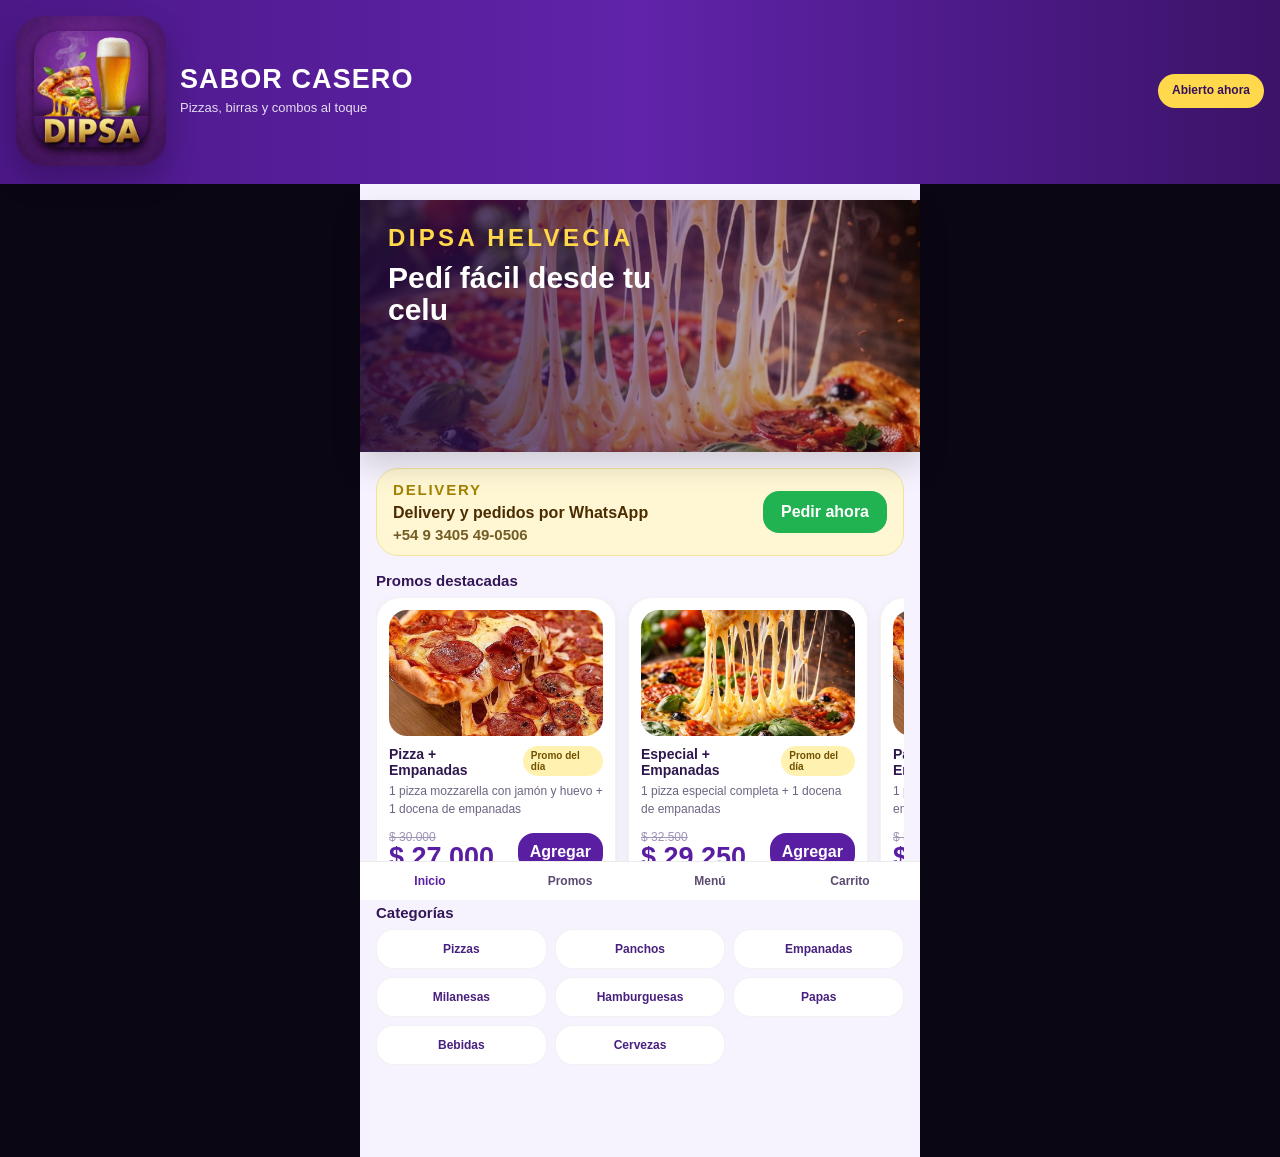
<file: index.html>
<!doctype html>
<html lang="es">
<head>
  <meta charset="utf-8">
  <meta name="viewport" content="width=device-width, initial-scale=1, viewport-fit=cover">
  <meta name="theme-color" content="#5a1ea3">
  <title>Dipsa</title>
  <link rel="manifest" href="manifest.webmanifest">
  <link rel="icon" href="assets/logo.jpg">
  <link rel="stylesheet" href="styles.css">
</head>
<body>
  <div id="installBanner" class="install-banner hidden" role="region" aria-label="Instalar app">
    <div>
      <strong>Instalá la app de Dipsa</strong>
      <span>Acceso rápido desde tu celu.</span>
    </div>
    <div class="install-actions">
      <button id="installBtn" class="small-btn" type="button">Instalar app</button>
      <button id="dismissInstall" class="small-btn ghost" type="button">Cerrar</button>
    </div>
  </div>

  <header class="topbar">
    <div class="brand">
      <img id="brandLogo" src="assets/logo.jpg" alt="Logo Dipsa" class="logo">
      <div>
        <h1 id="brandName">DIPSA</h1>
        <p id="brandTagline">Pizzas, birras y combos al toque</p>
      </div>
    </div>
    <div id="storeStatus" class="status-pill">Cargando...</div>
  </header>

  <main class="app">
    <section id="home" class="screen active">
      <div class="hero">
        <img id="heroImage" src="assets/hero.jpg" alt="Dipsa">
        <div class="hero-overlay"></div>
        <div class="hero-copy">
          <span class="eyebrow">DIPSA HELVECIA</span>
          <h2 id="heroTitle">Pedí fácil desde tu celu</h2>
          <p id="heroSubtitle"></p>
        </div>
      </div>

      <div class="delivery-banner">
        <div>
          <span class="eyebrow gold">Delivery</span>
          <strong id="deliveryText">Delivery y pedidos por WhatsApp</strong>
          <p id="deliveryPhone">+54 9 3405 49-0506</p>
        </div>
        <button id="deliveryBadgeBtn" class="wa-inline" type="button">Pedir ahora</button>
      </div>

      <div id="birthdayBannerWrap"></div>

      <div class="block">
        <div class="block-head">
          <h3 id="promoHeadline">Promos destacadas</h3>
        </div>
        <div id="dailyPromos" class="horizontal-cards"></div>
      </div>

      <div class="block">
        <h3>Categorías</h3>
        <div id="categoryGrid" class="category-grid"></div>
      </div>
    </section>

    <section id="promos" class="screen">
      <div class="chips">
        <button id="promoChipDaily" class="chip active" type="button">Hoy</button>
        <button id="promoChipGeneral" class="chip" type="button">Generales</button>
      </div>
      <div id="promoDailyBlock" class="block">
        <h3>Promos del día</h3>
        <div id="promoDailyList" class="stack"></div>
      </div>
      <div id="promoGeneralBlock" class="block hidden-block">
        <h3>Promos generales</h3>
        <div id="promoGeneralList" class="stack"></div>
      </div>
    </section>

    <section id="menu" class="screen">
      <div class="searchbar">Elegí una categoría o agregá directo al carrito.</div>
      <div id="menuFilterChips" class="chips menu-chips"></div>
      <div id="menuSections" class="stack menu-stack"></div>
    </section>

    <section id="cart" class="screen">
      <div class="card white">
        <h3>Tu pedido</h3>
        <div id="cartItems" class="stack mini"></div>
        <div class="summary">
          <div class="row"><span>Subtotal</span><strong id="subtotal">$0</strong></div>
          <div class="row"><span>Delivery</span><strong id="deliveryCost">$0</strong></div>
          <div class="row success"><span>Cumpleaños</span><strong id="birthdayDiscount">$0</strong></div>
          <div class="row total"><span>Total final</span><strong id="total">$0</strong></div>
        </div>
      </div>

      <div class="card white">
        <h3>Checkout</h3>
        <div class="checkout-form">
          <label class="field-label">Nombre y apellido<input id="customerName" class="field-input" type="text" autocomplete="name" placeholder="Ej: Ariana Gómez"></label>
          <label class="field-label">Teléfono<input id="customerPhone" class="field-input" type="tel" autocomplete="tel" placeholder="Ej: 3405..."></label>
          <label class="field-label delivery-only">Dirección<input id="customerAddress" class="field-input" type="text" autocomplete="street-address" placeholder="Calle y número"></label>
          <label class="field-label">Zona
            <select id="customerZone" class="field-input">
              <option value="">Seleccionar zona</option>
              <option>Helvecia</option>
              <option>Campo del Medio</option>
              <option>Otra</option>
            </select>
          </label>
          <label class="field-label">Pago
            <select id="customerPayment" class="field-input">
              <option value="">Seleccionar método</option>
              <option>Efectivo</option>
              <option>Transferencia</option>
            </select>
          </label>
          <label class="field-label">Fecha de nacimiento<input id="customerBirthdate" class="field-input" type="date"></label>
          <label class="field-label">Observaciones<textarea id="customerNotes" class="field-input field-textarea" rows="3" placeholder="Aclaraciones para el pedido"></textarea></label>
        </div>
        <div class="chips">
          <button id="deliveryToggle" class="chip active" type="button">Delivery</button>
          <button id="pickupToggle" class="chip" type="button">Retiro</button>
        </div>
        <button id="sendWhatsApp" class="wa-btn" type="button">Enviar pedido por WhatsApp</button>
      </div>
    </section>
  </main>

  <nav class="bottom-nav">
    <button data-screen="home" class="nav-btn active" type="button">Inicio</button>
    <button data-screen="promos" class="nav-btn" type="button">Promos</button>
    <button data-screen="menu" class="nav-btn" type="button">Menú</button>
    <button data-screen="cart" class="nav-btn" type="button">Carrito</button>
  </nav>

  <script src="config.js"></script>
  <script src="shared.js"></script>
  <script src="app.js"></script>
</body>
</html>
</file>
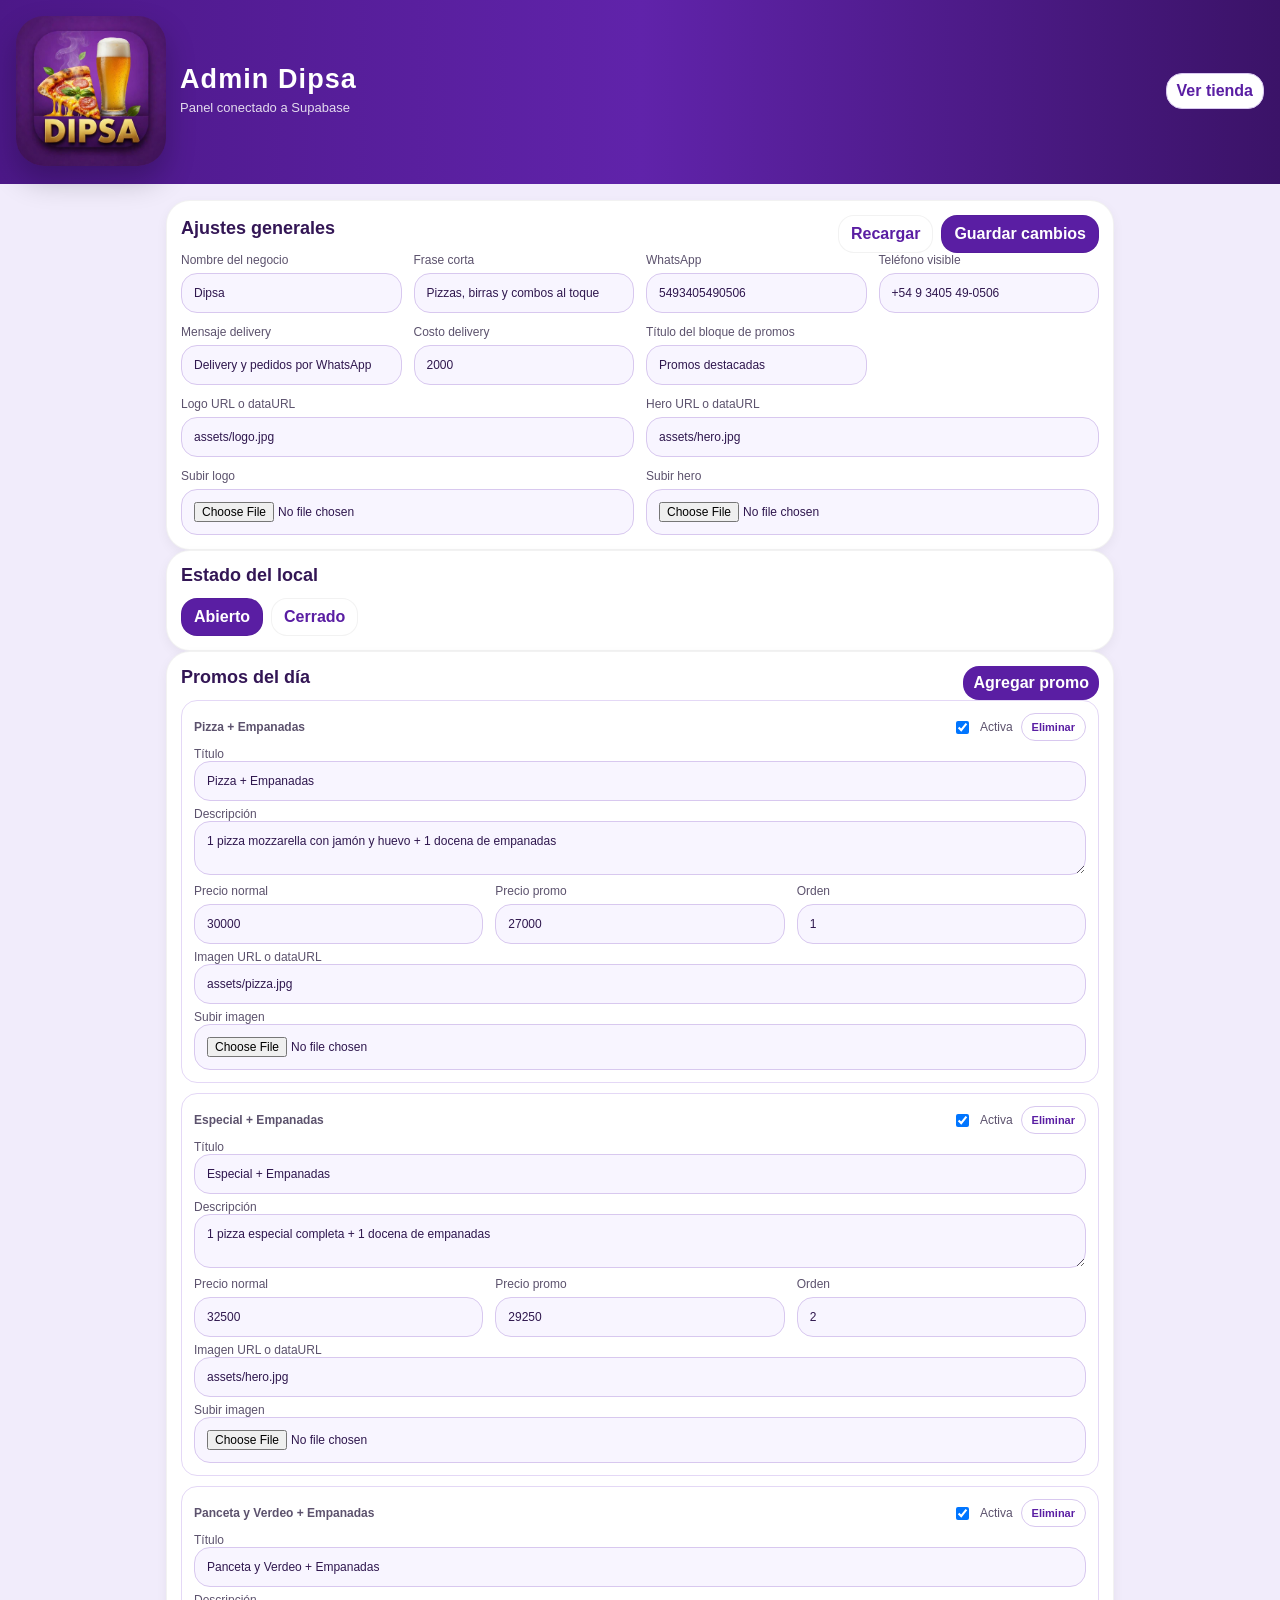
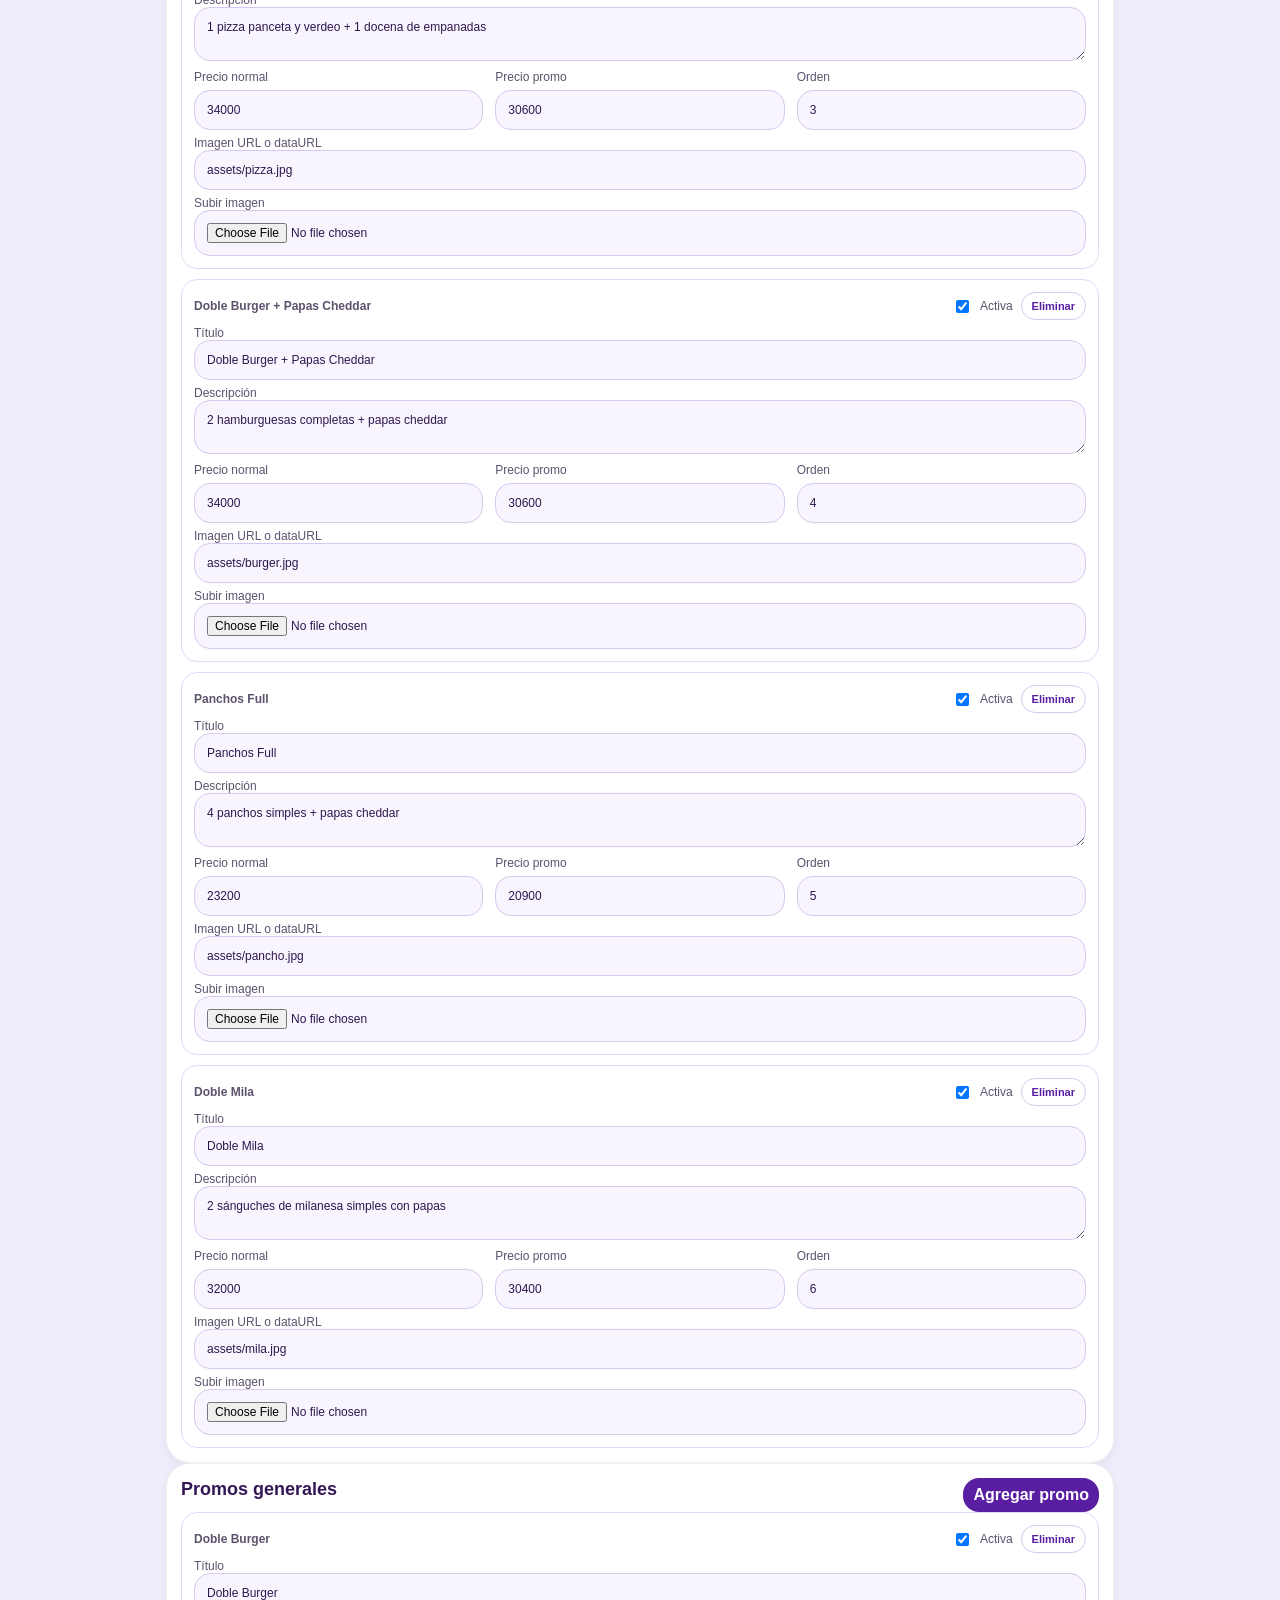
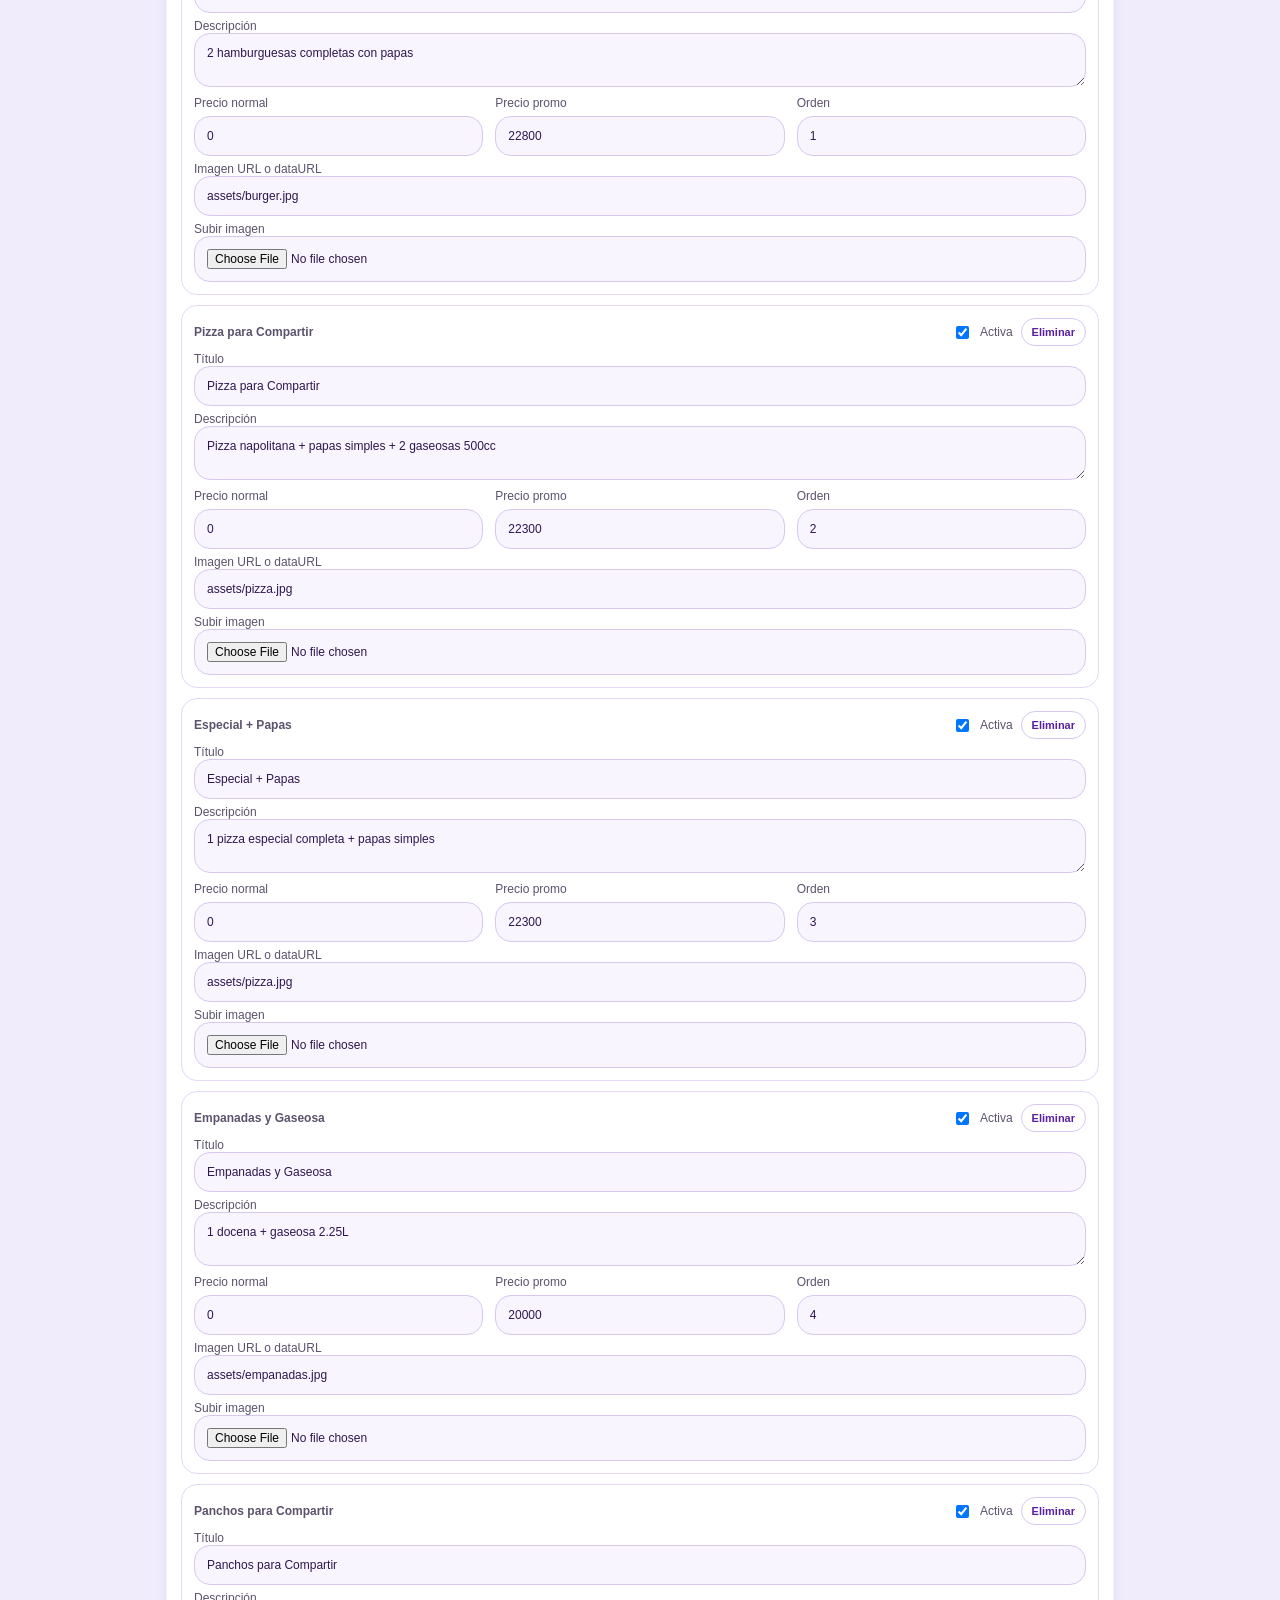
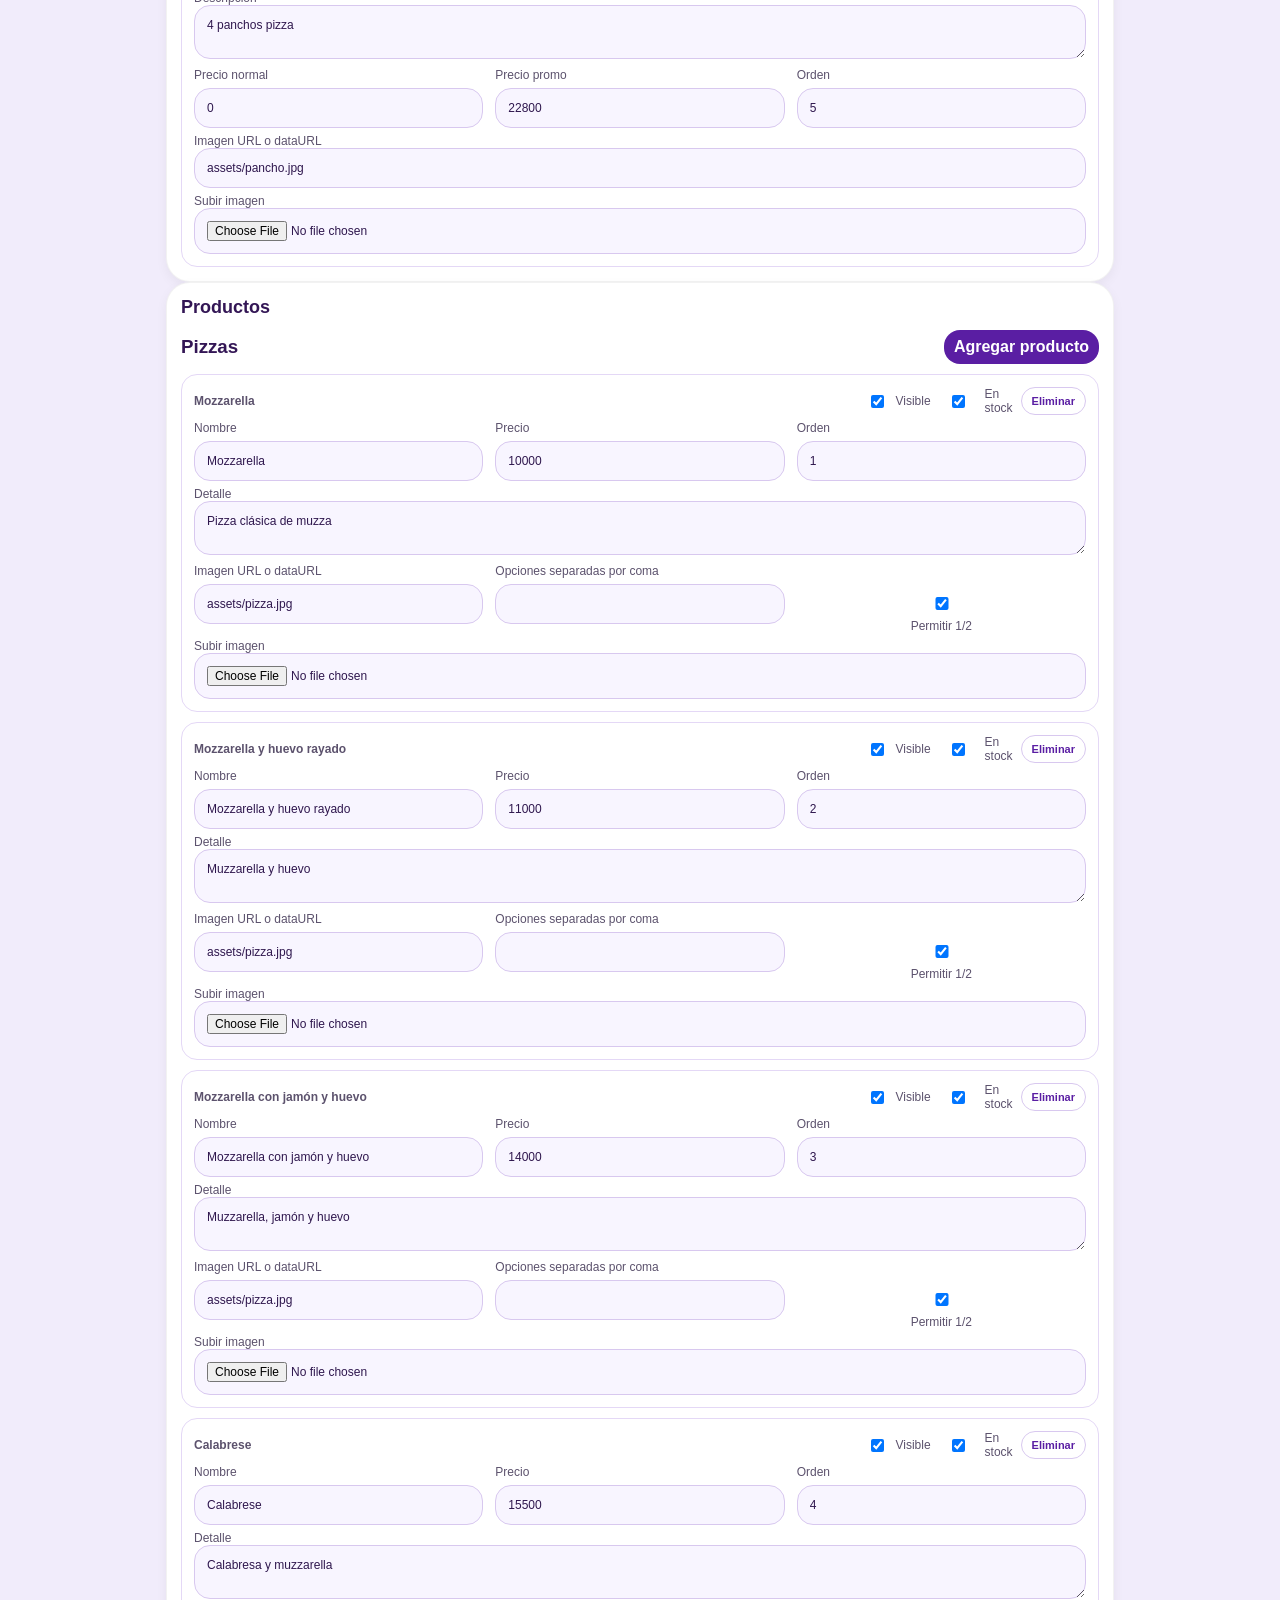
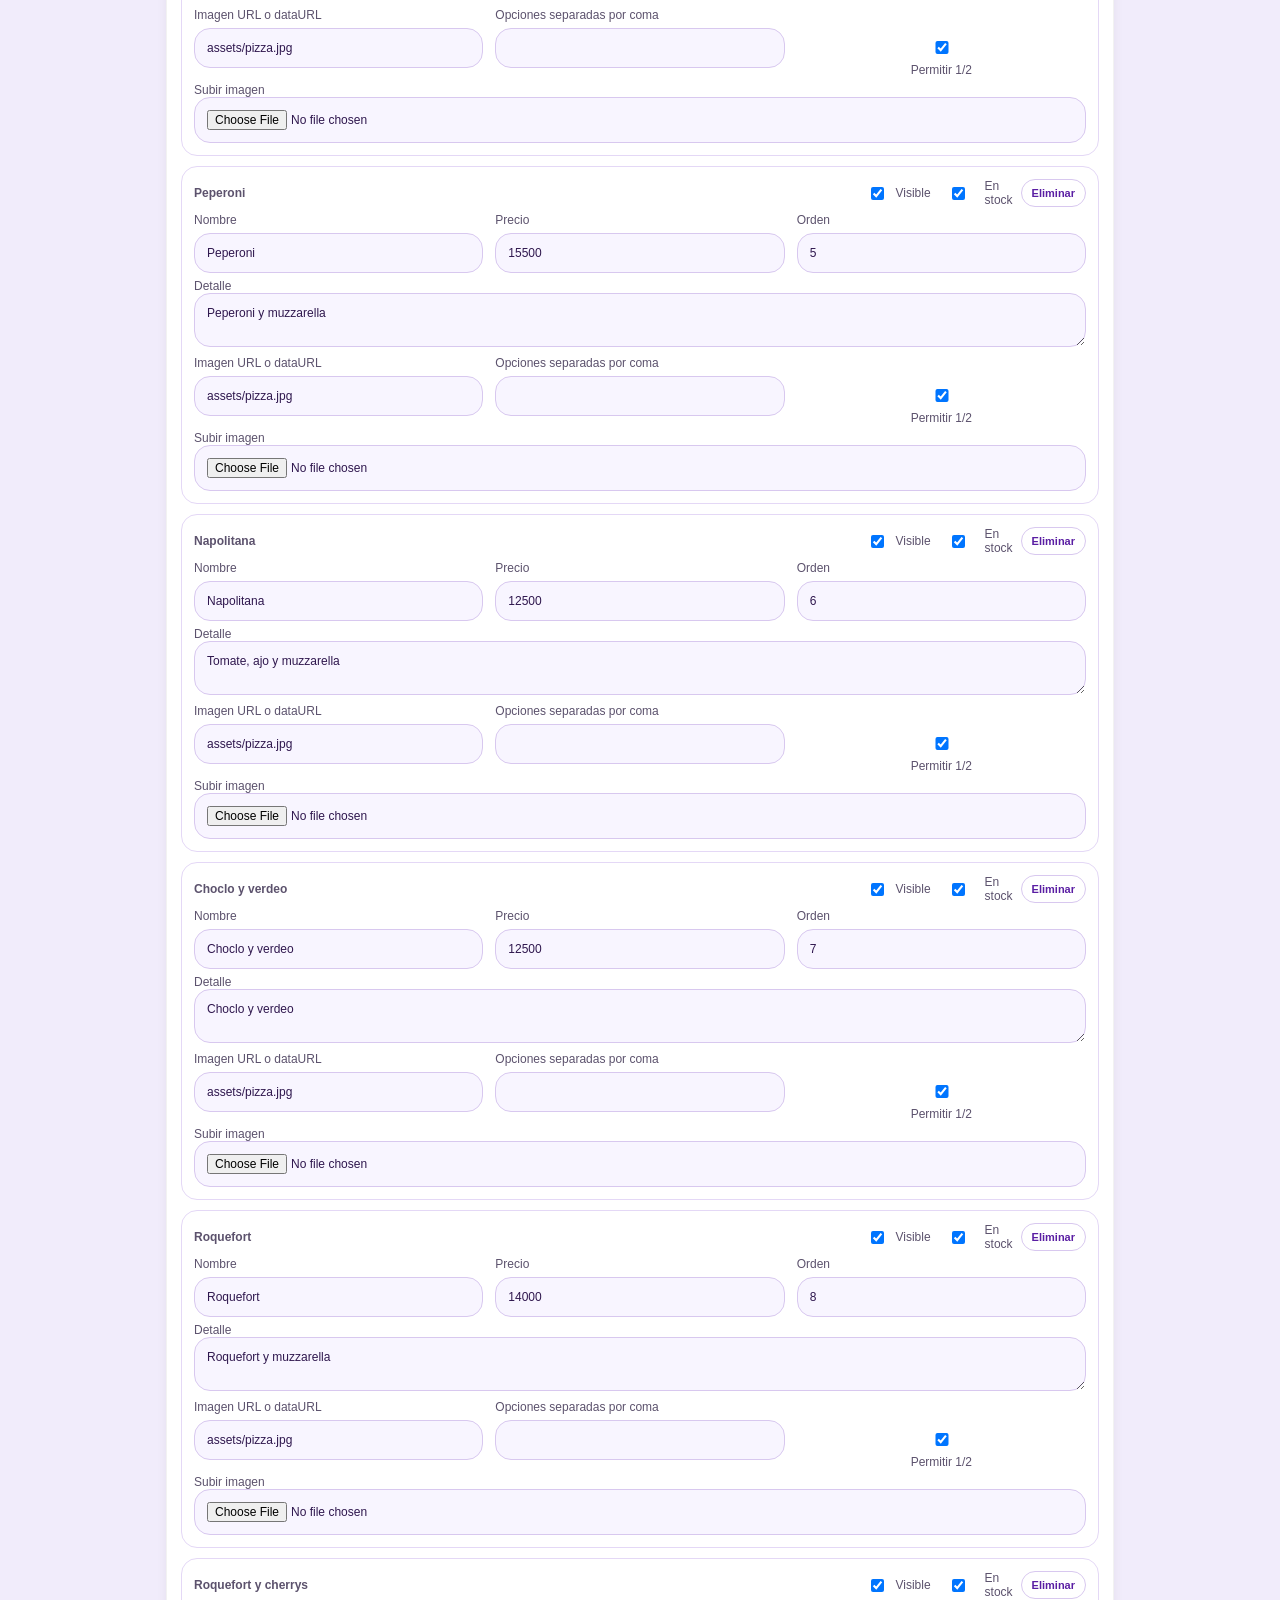
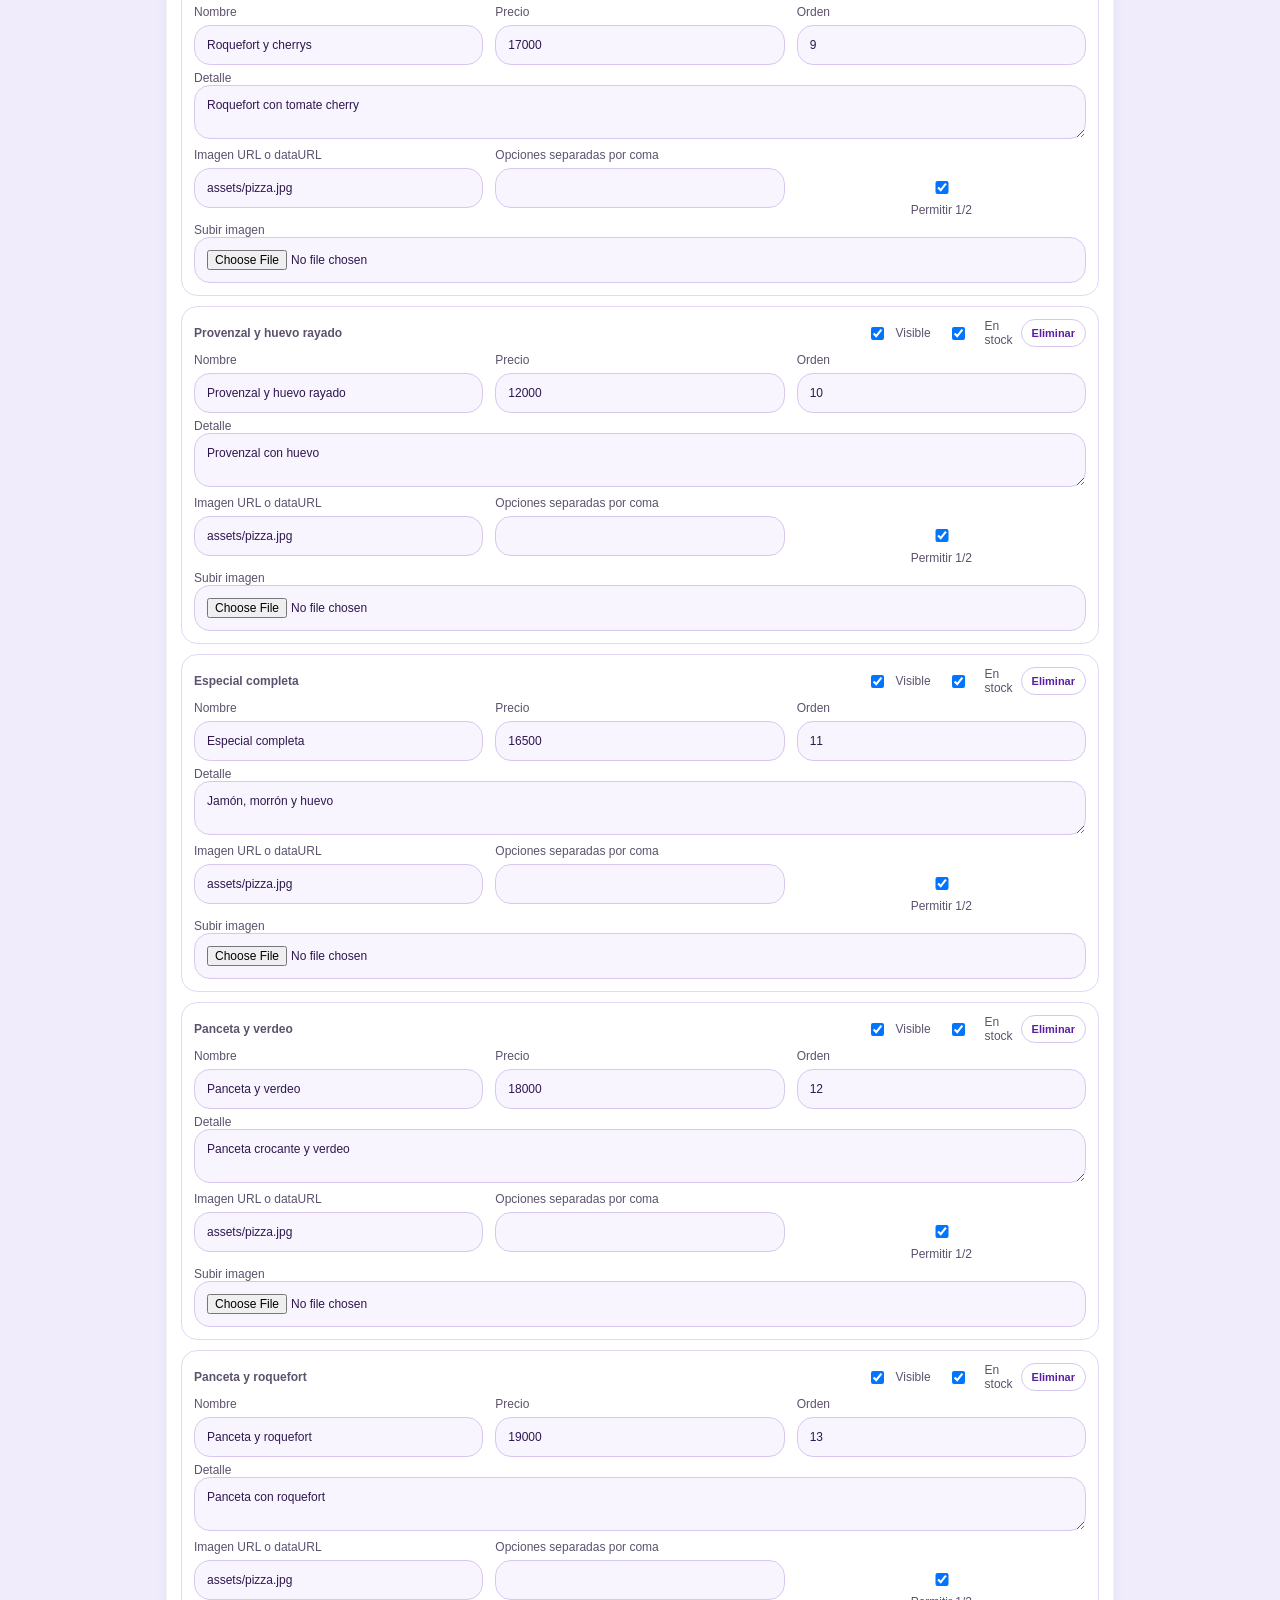
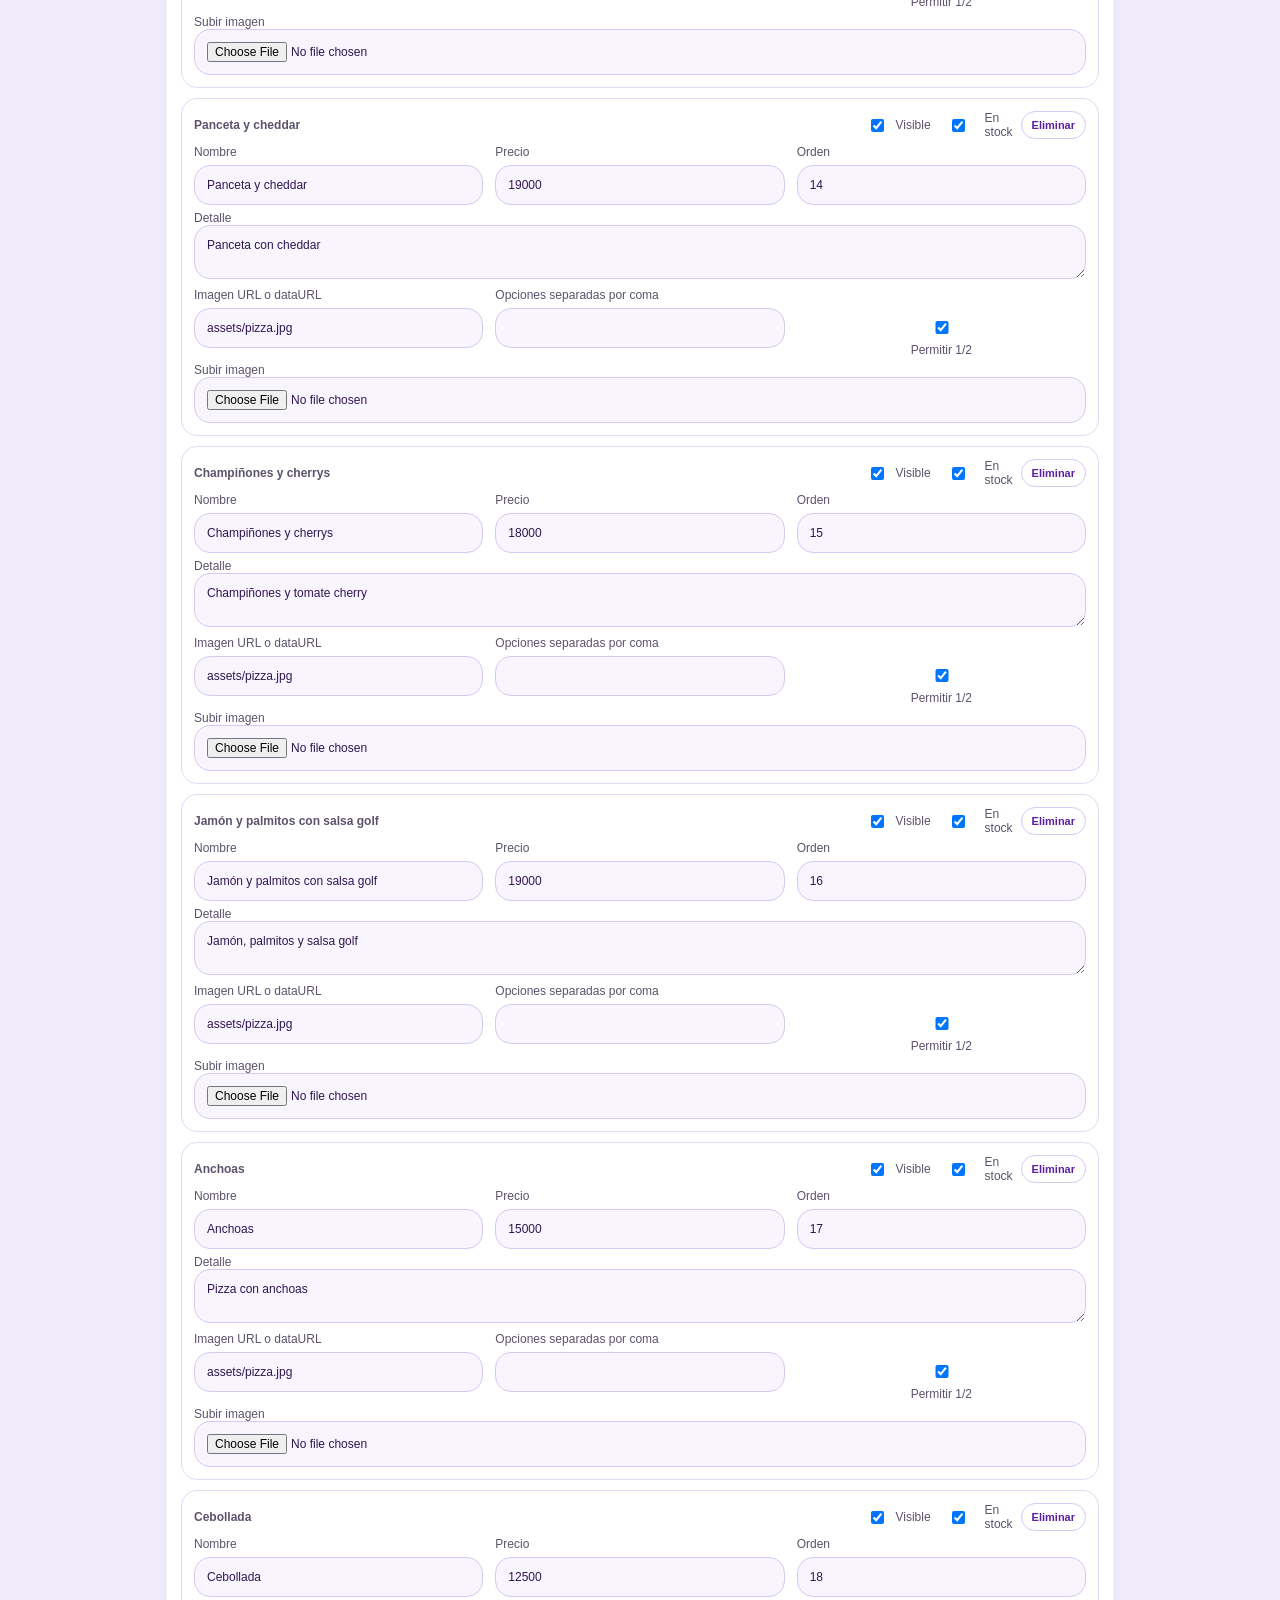
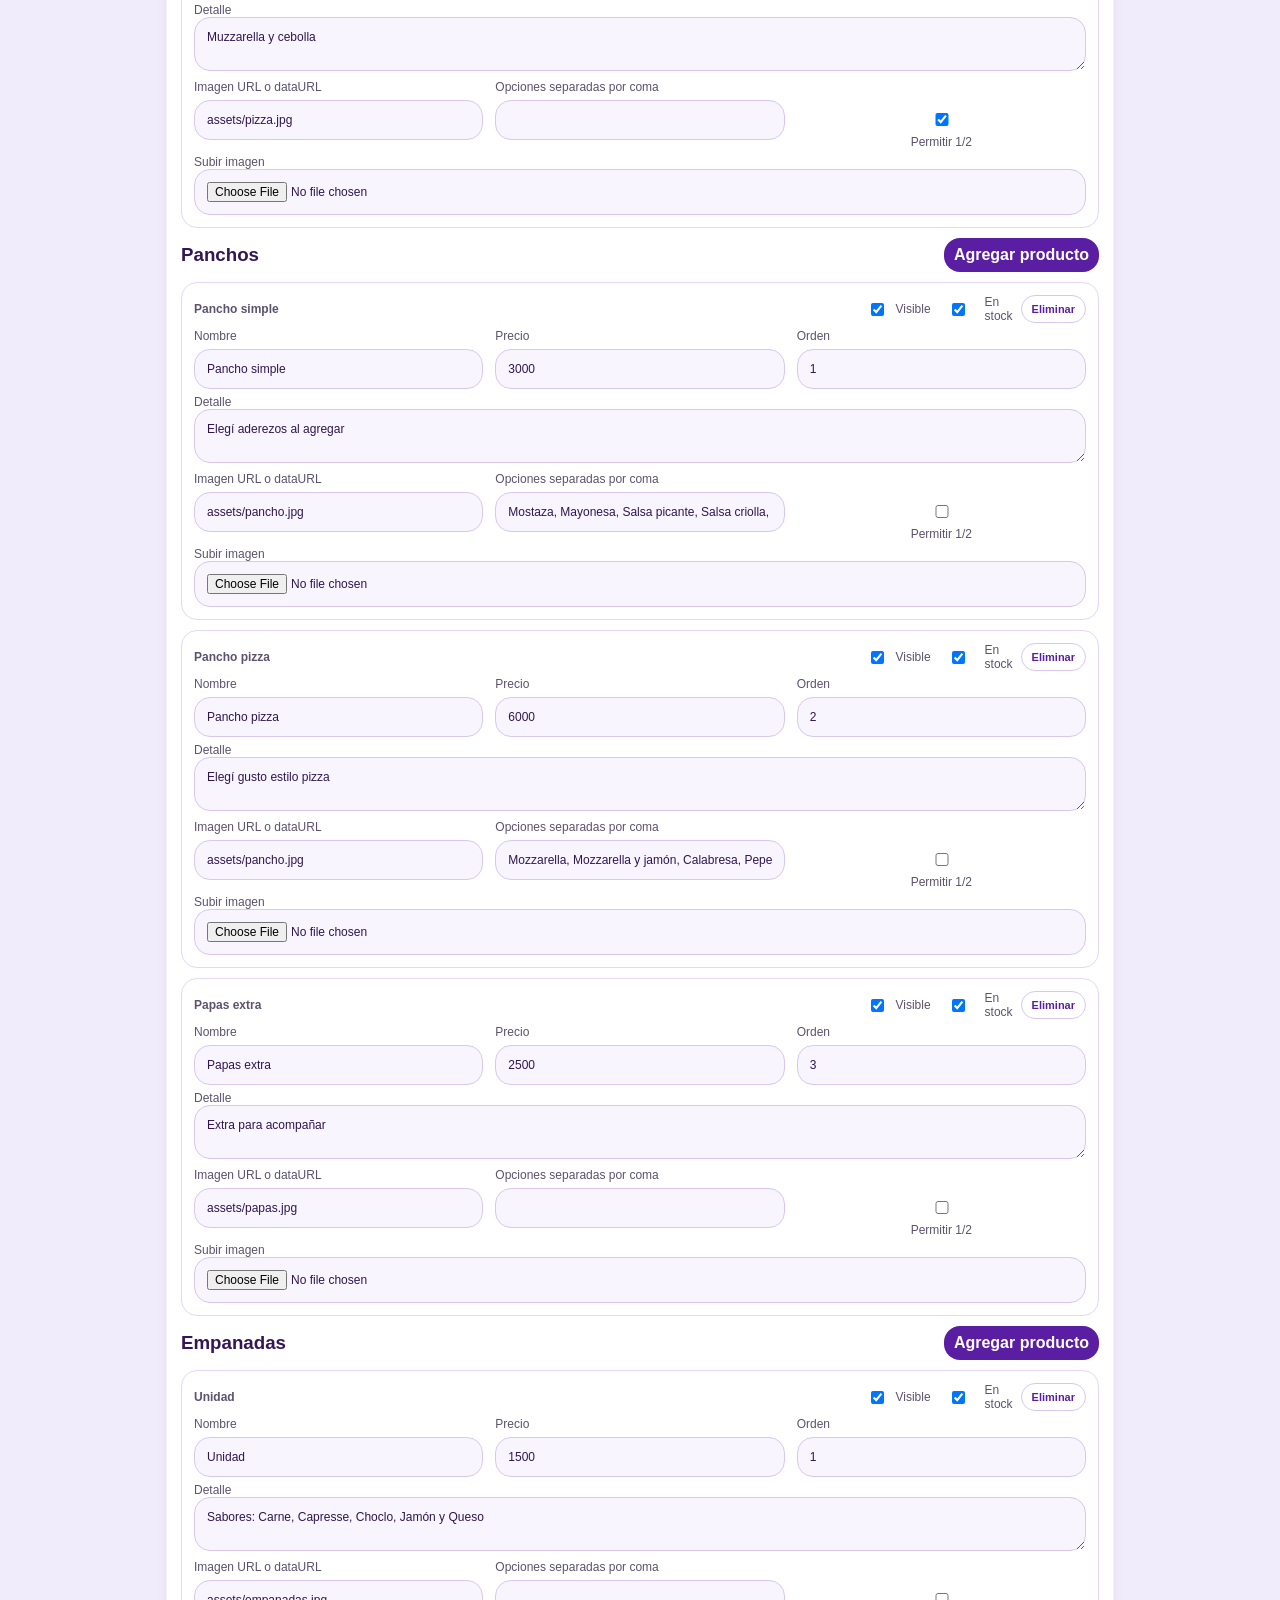
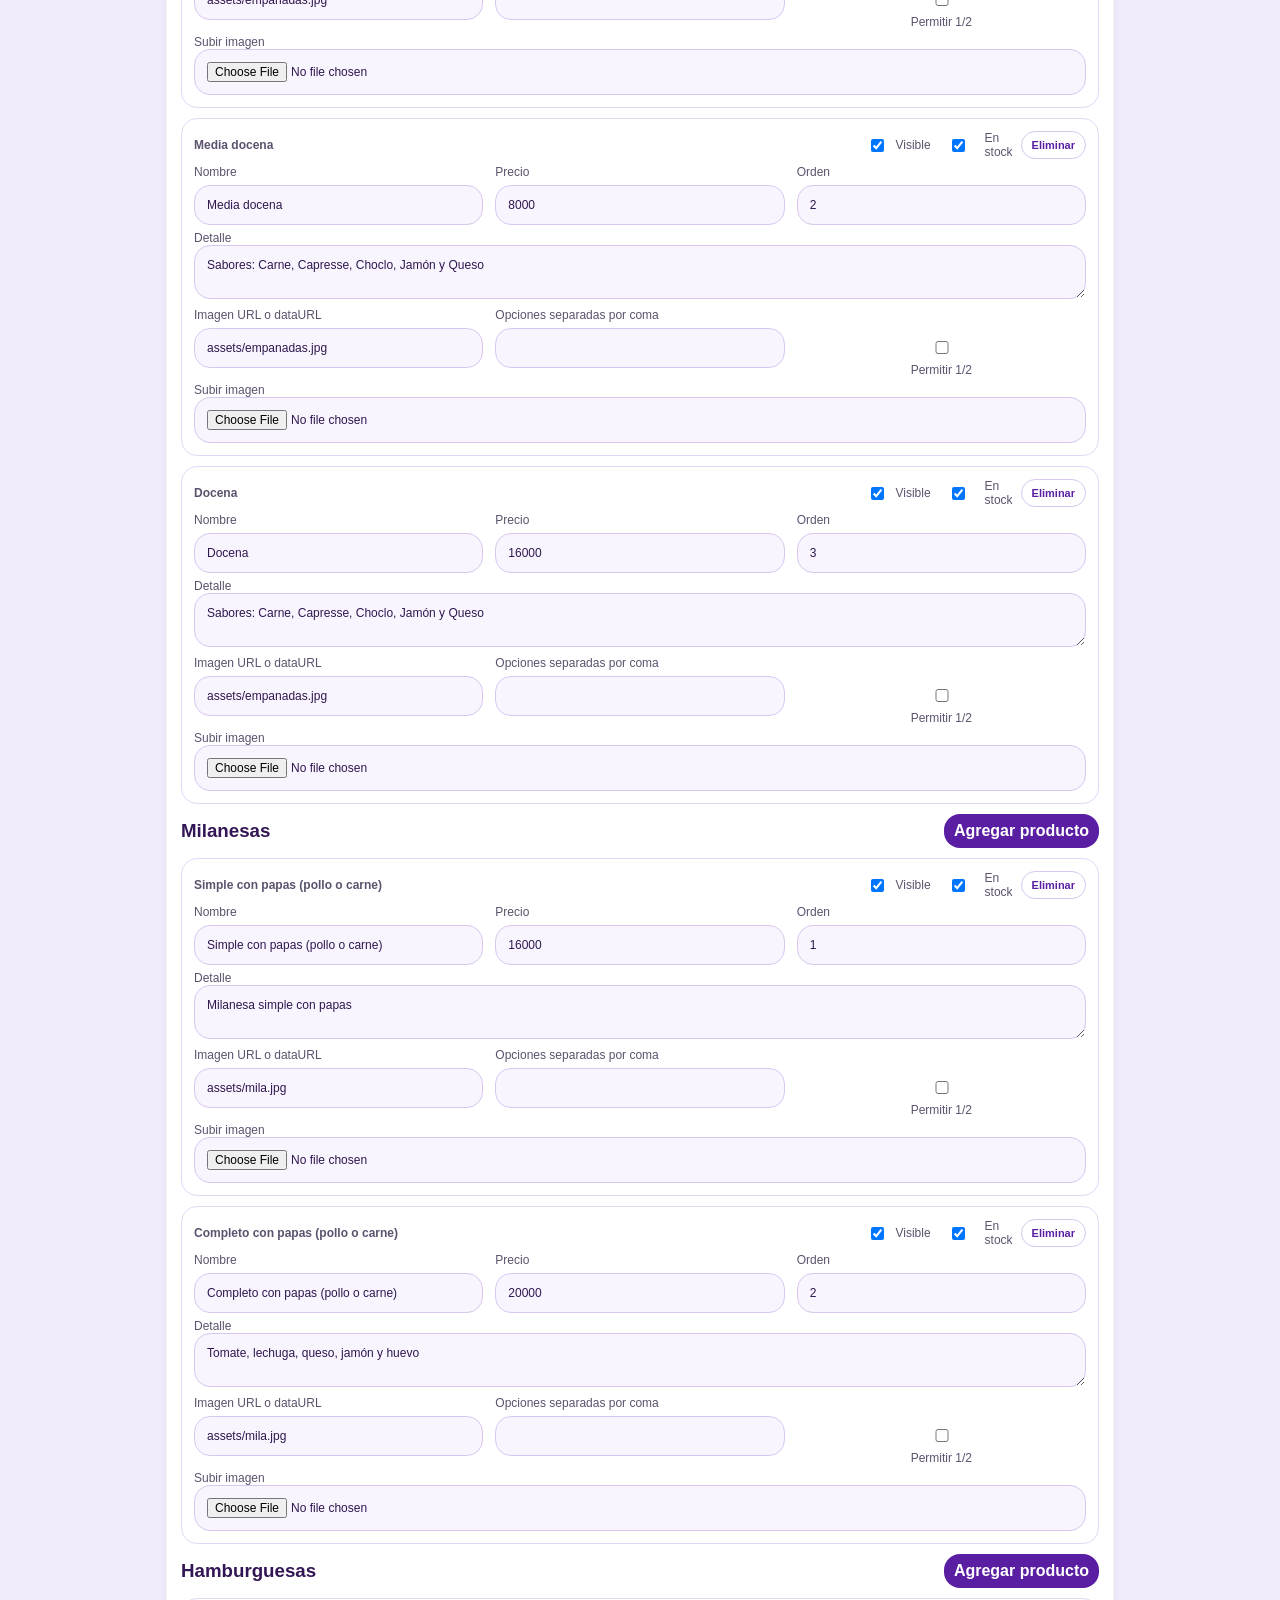
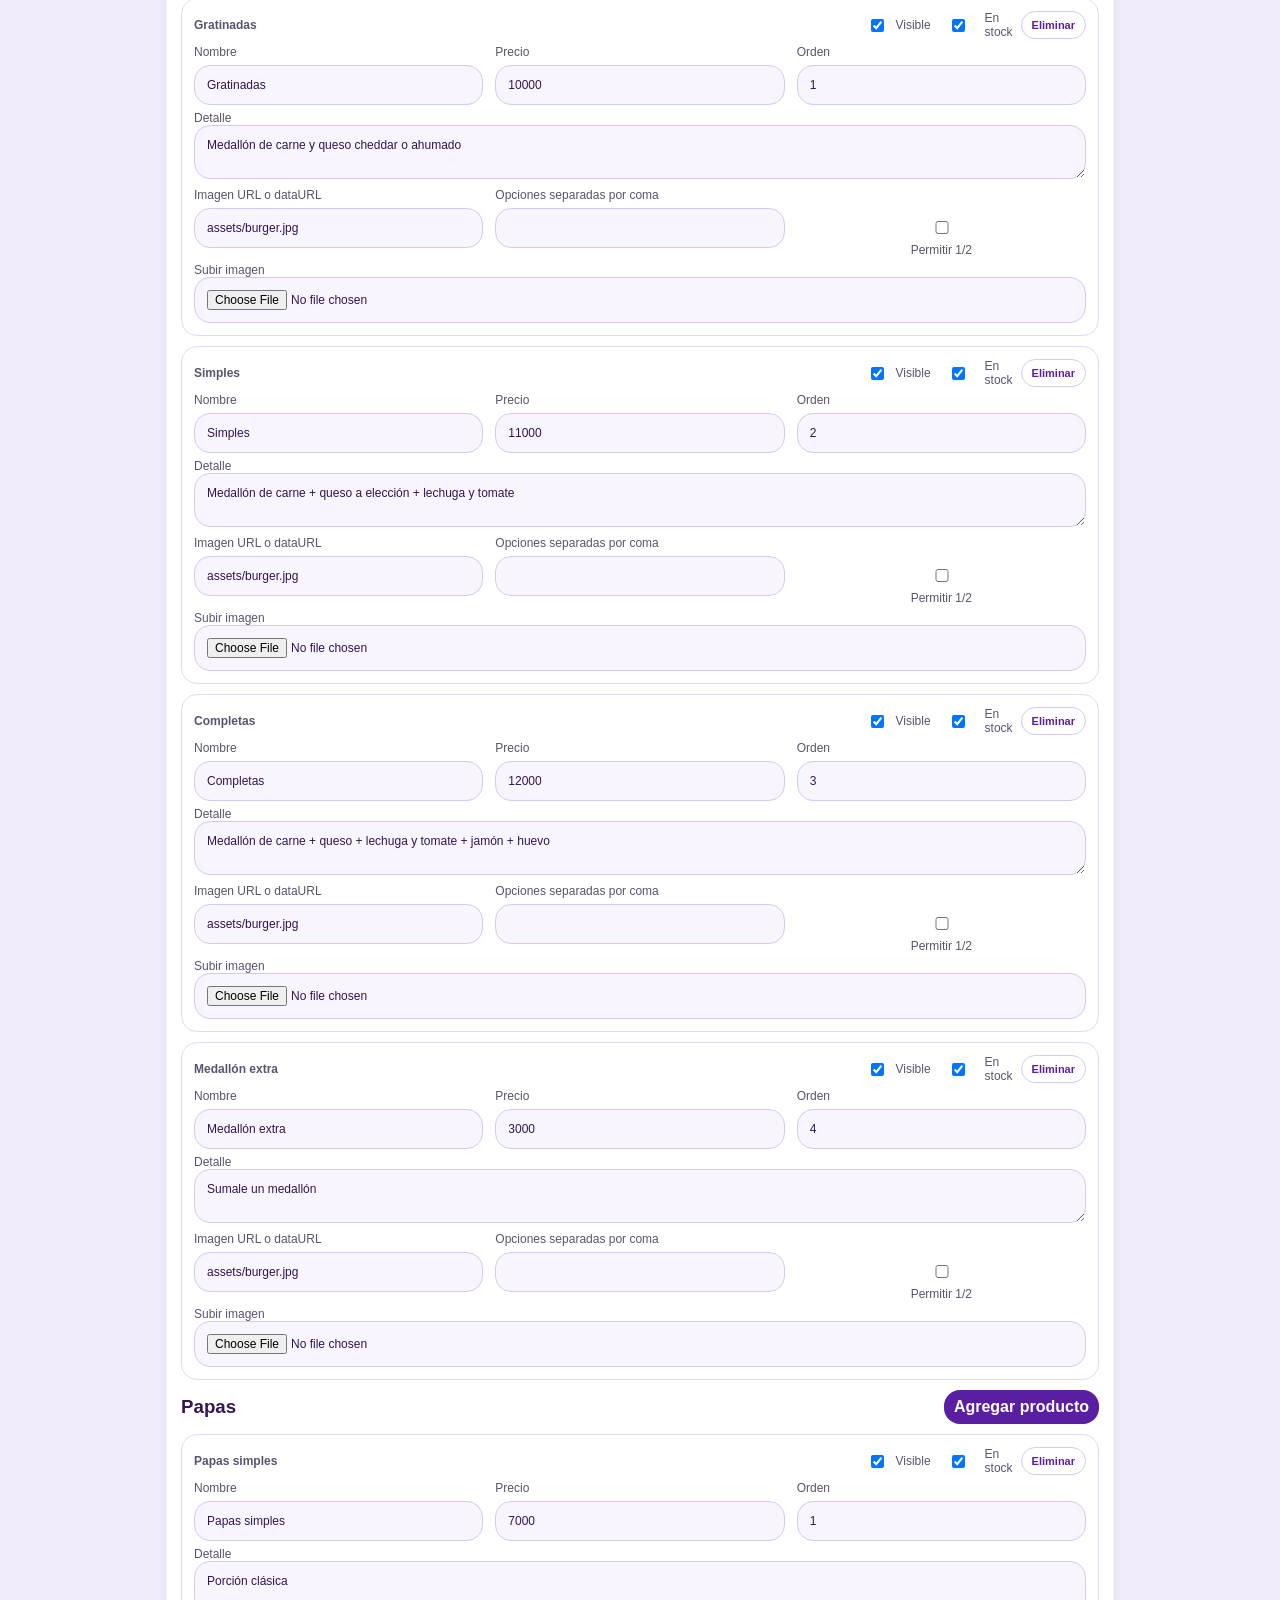
<file: admin.html>
<!doctype html>
<html lang="es">
<head>
  <meta charset="utf-8">
  <meta name="viewport" content="width=device-width, initial-scale=1">
  <title>Dipsa Admin</title>
  <link rel="stylesheet" href="styles.css">
</head>
<body class="admin-body">
  <header class="topbar">
    <div class="brand">
      <img src="assets/logo.jpg" alt="Logo Dipsa" class="logo">
      <div>
        <h1>Admin Dipsa</h1>
        <p>Panel conectado a Supabase</p>
      </div>
    </div>
    <div class="admin-top-actions">
      <a href="index.html" class="small-btn ghost" style="text-decoration:none">Ver tienda</a>
    </div>
  </header>

  <main class="admin-shell">

    <div id="adminShell">
      <section class="card white">
        <div class="admin-section-head">
          <h2 class="admin-title">Ajustes generales</h2>
          <div class="chips compact-actions">
            <button id="reloadAdmin" class="chip" type="button">Recargar</button>
            <button id="saveAdmin" class="chip active" type="button">Guardar cambios</button>
          </div>
        </div>

        <div class="form-grid">
          <label>Nombre del negocio<input id="businessName"></label>
          <label>Frase corta<input id="businessTagline"></label>
          <label>WhatsApp<input id="businessWhatsapp"></label>
          <label>Teléfono visible<input id="businessPhoneDisplay"></label>
          <label>Mensaje delivery<input id="deliveryMessage"></label>
          <label>Costo delivery<input id="deliveryFee" type="number"></label>
          <label>Título del bloque de promos<input id="promoHeadlineInput"></label>
          
        </div>

        <div class="form-grid" style="margin-top:12px">
          <label>Logo URL o dataURL<input id="logoUrl"></label>
          <label>Hero URL o dataURL<input id="heroUrl"></label>
        </div>

        <div class="form-grid" style="margin-top:12px">
          <label>Subir logo<input id="logoFile" type="file" accept="image/*"></label>
          <label>Subir hero<input id="heroFile" type="file" accept="image/*"></label>
        </div>
      </section>

      <section class="card white">
        <h2 class="admin-title">Estado del local</h2>
        <div class="chips">
          <button id="storeOpenBtn" class="chip active" type="button">Abierto</button>
          <button id="storeClosedBtn" class="chip" type="button">Cerrado</button>
        </div>
      </section>

      <section class="card white">
        <div class="admin-section-head">
          <h2 class="admin-title">Promos del día</h2>
          <button id="addDailyPromo" class="small-btn" type="button">Agregar promo</button>
        </div>
        <div id="dailyPromoEditor" class="admin-list"></div>
      </section>

      <section class="card white">
        <div class="admin-section-head">
          <h2 class="admin-title">Promos generales</h2>
          <button id="addGeneralPromo" class="small-btn" type="button">Agregar promo</button>
        </div>
        <div id="generalPromoEditor" class="admin-list"></div>
      </section>

      <section class="card white">
        <h2 class="admin-title">Productos</h2>
        <div id="productEditor" class="admin-list"></div>
      </section>
    </div>
  </main>

  <script src="config.js"></script>
  <script src="shared.js"></script>
  <script src="admin.js"></script>
</body>
</html>
</file>
<file: styles.css>
*{box-sizing:border-box}
body{margin:0;font-family:Arial,Helvetica,sans-serif;background:#0b0614;color:#24163a}
button,input,select,textarea{font:inherit}
.topbar{position:sticky;top:0;z-index:20;background:linear-gradient(90deg,#4c1888,#6023aa,#3b1368);padding:16px 16px 18px;display:flex;justify-content:space-between;align-items:center;gap:14px;color:#fff}
.brand{display:flex;align-items:center;gap:14px;min-width:0}
.logo{width:150px;height:150px;border-radius:28px;object-fit:cover;flex-shrink:0;box-shadow:0 14px 30px rgba(0,0,0,.24)}
.brand h1{margin:0;font-size:27px;line-height:1.02;letter-spacing:.04em}
.brand p{margin:6px 0 0;font-size:13px;line-height:1.25;color:rgba(255,255,255,.84)}
.status-pill{background:#ffd84c;color:#36115d;padding:10px 14px;border-radius:18px;font-size:12px;font-weight:800;line-height:1.15;text-align:center}

.install-banner{position:sticky;top:0;z-index:40;display:flex;justify-content:space-between;align-items:center;gap:12px;padding:10px 14px;background:#fff2b0;color:#4b2c00;border-bottom:1px solid #f1e3a1;}
.install-banner strong{display:block;font-size:14px;}
.install-banner span{display:block;font-size:12px;color:#745d26;margin-top:2px;}
.install-banner.hidden{display:none;}
.install-actions{display:flex;gap:8px;align-items:center;flex-wrap:wrap;}
.app{max-width:560px;margin:0 auto;background:#f7f3fe;min-height:100vh;padding:16px 16px 92px}
.screen{display:none}
.screen.active{display:block}
.hero{position:relative;margin:0 -16px;width:calc(100% + 32px);border-radius:0;overflow:hidden;min-height:252px;box-shadow:0 14px 28px rgba(0,0,0,.16)}
.hero img{width:100%;height:252px;object-fit:cover;display:block}
.hero-overlay{position:absolute;inset:0;background:linear-gradient(90deg,rgba(33,10,58,.9),rgba(60,22,105,.56),rgba(0,0,0,.12))}
.hero-copy{position:absolute;left:28px;top:24px;right:28px;color:#fff}
.eyebrow{font-size:15px;font-weight:900;text-transform:uppercase;letter-spacing:.12em;color:#ffd84c}
.eyebrow.gold{color:#a38100}
.eyebrow.pink{color:#ffb9de}
.hero h2{margin:10px 0 8px;font-size:30px;line-height:1.06;max-width:320px}
.hero p{margin:0;font-size:13px;line-height:1.4;color:rgba(255,255,255,.88)}
.hero-actions,.chips{display:flex;gap:8px;flex-wrap:wrap;margin-top:12px}
.btn,.chip,.nav-btn,.wa-btn,.add-btn,.small-btn,.wa-inline,.inline-cta{border:none;border-radius:16px;font-weight:800;cursor:pointer}
.btn{padding:10px 13px;font-size:12px}
.btn.primary{background:#ffd84c;color:#35125b}
.btn.secondary{background:transparent;color:#fff;border:1px solid rgba(255,255,255,.22)}
.block{margin-top:16px}
.block h3{margin:0 0 8px;font-size:15px;color:#331655}
.block-head{display:flex;justify-content:space-between;align-items:center}
.horizontal-cards{display:flex;gap:12px;overflow:auto;padding-bottom:4px;scrollbar-width:none}
.horizontal-cards::-webkit-scrollbar{display:none}
.stack{display:grid;gap:10px}
.stack.mini{gap:8px}
.menu-stack{padding-bottom:18px}
.card,.promo-row,.list-card,.birthday-banner{background:#fff;border:1px solid rgba(0,0,0,.05);border-radius:24px;box-shadow:0 4px 12px rgba(0,0,0,.05)}
.card{min-width:240px;padding:12px}
.card img,.promo-thumb{display:block;object-fit:cover}
.card img{width:100%;height:126px;border-radius:18px}
.promo-top{display:flex;justify-content:space-between;gap:8px;align-items:flex-start;margin-top:10px}
.promo-title{font-size:14px;font-weight:900;color:#2f174e}
.promo-desc{margin-top:5px;font-size:12px;line-height:1.45;color:#6e6482}
.badge{padding:4px 8px;border-radius:999px;font-size:10px;font-weight:900}
.badge.daily{background:#fff2b0;color:#705100}
.badge.general{background:#efe4ff;color:#5a1ea3}
.price-row{display:flex;justify-content:space-between;align-items:flex-end;gap:8px;margin-top:12px}
.old{font-size:12px;color:#9f93b6;text-decoration:line-through}
.new{font-size:27px;color:#5a1ea3;line-height:1;font-weight:900}
.add-btn{background:#5a1ea3;color:#fff;padding:10px 12px}
.secondary-mini{background:#efe4ff;color:#5a1ea3}
.disabled{background:#c4bbd3;cursor:not-allowed}
.category-grid{display:grid;grid-template-columns:repeat(3,1fr);gap:8px}
.cat{background:#fff;border:1px solid rgba(0,0,0,.05);border-radius:18px;padding:12px 8px;text-align:center;font-size:12px;font-weight:800;color:#48207d;cursor:pointer}
.chip{padding:9px 12px;background:#fff;color:#5a1ea3;border:1px solid rgba(0,0,0,.05)}
.chip.active{background:#5a1ea3;color:#fff}
.promo-row{padding:12px;display:grid;grid-template-columns:86px 1fr;gap:12px}
.promo-thumb{width:86px;height:86px;border-radius:22px}
.searchbar{background:#fff;border:1px solid rgba(0,0,0,.05);border-radius:18px;padding:11px 12px;font-size:12px;color:#7b7091}
.menu-banner{position:relative;border-radius:20px;overflow:hidden;min-height:64px;box-shadow:0 6px 14px rgba(0,0,0,.06);margin-top:8px;background:linear-gradient(135deg,#43206f,#6c2ab0)}
.menu-banner img{width:100%;height:64px;opacity:.16;filter:saturate(.9);object-position:center}
.menu-banner::after{content:"";position:absolute;inset:0;background:linear-gradient(90deg,rgba(47,23,78,.55),rgba(90,30,163,.28))}
.menu-banner .copy{position:absolute;inset:0;display:flex;flex-direction:column;align-items:center;justify-content:center;text-align:center;color:#fff;z-index:1;padding:8px 14px;gap:3px}
.menu-banner-title{font-size:23px;line-height:1;font-weight:900;letter-spacing:.03em;color:#ffd84c;text-transform:uppercase;text-shadow:0 2px 8px rgba(0,0,0,.22)}
.menu-banner-subtitle{font-size:13px;line-height:1.2;color:rgba(255,255,255,.95);font-weight:700;display:block;max-width:340px;text-align:center}
.white{padding:14px;background:#fff}
.summary{background:#f8f1ff;border-radius:18px;padding:12px;margin-top:14px}
.row{display:flex;justify-content:space-between;gap:8px;margin-top:8px;font-size:14px;color:#5c526d}
.row.success{color:#29a24d;font-weight:900}
.row.total{border-top:1px solid rgba(0,0,0,.05);padding-top:12px;margin-top:12px;font-size:18px;font-weight:900;color:#2f174e}
.bottom-nav{position:fixed;left:50%;transform:translateX(-50%);bottom:0;width:100%;max-width:560px;display:grid;grid-template-columns:repeat(4,1fr);background:#fff;border-top:1px solid rgba(0,0,0,.08)}
.nav-btn{background:#fff;padding:12px 8px;font-size:12px;color:#5b4b71;border-radius:0}
.nav-btn.active{color:#5a1ea3}
.hidden-block{display:none !important}
.delivery-banner{margin-top:16px;background:#fff7d4;border:1px solid #f1e3a1;border-radius:22px;padding:12px 16px;display:grid;grid-template-columns:minmax(0,1fr) auto;gap:12px;align-items:center}
.delivery-banner strong{display:block;margin-top:4px;color:#4b2c00;font-size:16px;line-height:1.2}
.delivery-banner p{margin:4px 0 0;color:#745d26;font-weight:700;font-size:15px}
.wa-inline{background:#21b352;color:#fff;padding:12px 18px;align-self:center;justify-self:end;white-space:nowrap}
.menu-chips{margin-bottom:10px}
.menu-section{display:grid;gap:8px}
.menu-items{display:grid;gap:10px}
.product-card{background:#fff;border:1px solid rgba(0,0,0,.05);border-radius:20px;padding:12px;box-shadow:0 4px 12px rgba(0,0,0,.05);display:grid;grid-template-columns:86px minmax(0,1fr);grid-template-areas:'media head' 'media actions';gap:12px;align-items:start}
.product-media{grid-area:media;margin:0;width:86px;height:86px;border-radius:22px;overflow:hidden;background:#f4effc;align-self:start}
.product-media img{display:block;width:100%;height:100%;object-fit:cover}
.product-head{grid-area:head;display:flex;justify-content:space-between;gap:10px;align-items:flex-start;min-width:0}
.product-name{font-size:14px;font-weight:900;color:#2f174e}
.product-detail{margin-top:5px;font-size:12px;color:#6e6482;line-height:1.35;display:-webkit-box;-webkit-line-clamp:2;-webkit-box-orient:vertical;overflow:hidden}
.product-actions{grid-area:actions;display:flex;justify-content:space-between;gap:10px;align-items:flex-end;margin-top:0;min-width:0}
.product-price{font-size:22px;color:#5a1ea3;font-weight:900}
.product-subprice{margin-top:4px;font-size:11px;color:#7d7090}
.product-buttons{display:flex;gap:8px;flex-wrap:wrap;justify-content:flex-end}
.stock-badge{display:inline-flex;padding:6px 8px;border-radius:999px;background:#eef7ee;color:#1b7f3b;font-size:11px;font-weight:800}
.stock-badge.out{background:#fff0f0;color:#bc3b3b}
.cart-item{display:flex;justify-content:space-between;gap:10px;align-items:flex-start;padding:10px 0;border-bottom:1px solid rgba(0,0,0,.05)}
.cart-item:last-child{border-bottom:none}
.cart-name{font-size:14px;font-weight:800;color:#2f174e}
.cart-note{margin-top:4px;font-size:12px;color:#6e6482}
.cart-side{display:flex;align-items:center;gap:8px}
.remove-item,.qty-btn{width:28px;height:28px;border:none;border-radius:999px;font-size:18px;font-weight:900;cursor:pointer}
.remove-item{background:#efe4ff;color:#5a1ea3}
.qty-btn{background:#ffd84c;color:#35125b}
.empty-cart{padding:14px 0;color:#7b7091;font-size:13px}
.field-label{display:grid;gap:6px;font-size:12px;color:#5c526d}
.field-input,textarea,select,input{width:100%;padding:12px;border-radius:16px;border:1px solid #d8c8ef;background:#f8f5ff;color:#2f174e}
.field-input:focus,textarea:focus,select:focus,input:focus{outline:none;border-color:#5a1ea3;box-shadow:0 0 0 3px rgba(90,30,163,.12)}
.field-textarea{resize:vertical;min-height:88px}
.checkout-form,.login-form{display:grid;gap:10px;margin-top:8px}
.wa-btn{width:100%;margin-top:14px;background:#21b352;color:#fff;padding:14px;font-size:14px}
.small-btn{padding:8px 10px;background:#5a1ea3;color:#fff}
.small-btn.ghost{background:#fff;color:#5a1ea3;border:1px solid #d8c8ef}
.small-note,.help{font-size:12px;color:#6e6482;line-height:1.45}
.birthday-banner{padding:16px;display:flex;justify-content:space-between;gap:12px;align-items:center}
.birthday-banner strong{display:block;font-size:18px;color:#2f174e;margin-top:6px}
.birthday-banner p{margin:6px 0 0;color:#6e6482}
.birthday-banner.success{background:linear-gradient(135deg,#fff0fb,#f5e8ff)}
.inline-cta{padding:10px 14px;background:#5a1ea3;color:#fff}
.inline-cta.ghost{background:#efe4ff;color:#5a1ea3}
.modal-overlay{position:fixed;inset:0;background:rgba(20,10,35,.62);display:flex;align-items:center;justify-content:center;padding:18px;z-index:60}
.modal-card{width:min(100%,460px);background:#fff;border-radius:24px;padding:16px;box-shadow:0 18px 42px rgba(0,0,0,.22)}
.modal-head{display:flex;justify-content:space-between;gap:10px;align-items:flex-start}
.modal-head strong{display:block;margin-top:6px;font-size:20px;color:#2f174e}
.modal-close{width:34px;height:34px;border:none;border-radius:999px;background:#efe4ff;color:#5a1ea3;font-size:24px;line-height:1;cursor:pointer}
.modal-copy{margin:10px 0 12px;color:#6e6482;font-size:13px}
.emp-grid{display:grid;gap:8px;max-height:280px;overflow:auto;padding-right:4px}
.emp-row{display:flex;justify-content:space-between;gap:12px;align-items:center;background:#f8f5ff;border:1px solid #e4d8f6;border-radius:16px;padding:10px 12px;color:#2f174e;font-size:13px;font-weight:700}
.emp-row input{width:84px}
.emp-note-wrap{display:grid;gap:6px;margin-top:12px;font-size:12px;color:#5c526d}
.modal-actions{display:flex;justify-content:flex-end;gap:8px;flex-wrap:wrap;margin-top:14px}
.emp-check{display:grid;grid-template-columns:32px 1fr;align-items:center;gap:12px;background:#f8f5ff;border:1px solid #e4d8f6;border-radius:16px;padding:12px 14px;min-height:64px}
.emp-check input{width:20px;height:20px;margin:0;accent-color:#5a1ea3;justify-self:center;align-self:center}
.emp-check span{display:block;color:#2f174e;font-size:14px;font-weight:700;line-height:1.2;margin:0}
.admin-body{background:#f1ecfb}
.admin-shell{max-width:980px;margin:0 auto;padding:16px 16px 40px;display:grid;gap:16px}
.admin-title{margin:0 0 12px;font-size:18px;color:#331655}
.admin-subtitle{margin:0;color:#331655}
.form-grid{display:grid;grid-template-columns:repeat(auto-fit,minmax(220px,1fr));gap:12px}
.form-grid label,.admin-item{display:flex;flex-direction:column;gap:6px;font-size:12px;color:#5c526d}
.admin-list{display:grid;gap:10px}
.admin-section-head,.admin-row-head{display:flex;justify-content:space-between;align-items:center;gap:12px;flex-wrap:wrap}
.admin-row-actions{display:flex;align-items:center;gap:8px;flex-wrap:wrap}
.cardish{background:#fff;border:1px solid #e4d8f6;border-radius:16px;padding:12px}
.login-card{max-width:460px;margin:40px auto 0}
.compact-actions{margin-top:0}
.admin-top-actions{display:flex;gap:8px;align-items:center}
.admin-group{display:grid;gap:10px}
.tiny-btn{padding:7px 10px;font-size:11px}
.switch-row{display:flex;align-items:center;gap:8px;font-size:12px;color:#5c526d}
@media (max-width:520px){
  .install-banner,.birthday-banner,.product-actions{flex-direction:column;align-items:flex-start}
  .product-buttons{justify-content:flex-start}
  .product-card{grid-template-columns:80px minmax(0,1fr);gap:10px;padding:10px}
  .product-media{width:80px;height:80px;border-radius:20px}
  .hero-copy{left:20px;right:20px;top:20px}
  .install-actions{width:100%;}
  .category-grid{grid-template-columns:repeat(2,1fr)}
  .menu-banner-title{font-size:21px}
  .menu-banner-subtitle{font-size:12px;max-width:260px}
  .logo{width:124px;height:124px}
  .brand h1{font-size:23px}
  .status-pill{padding:9px 12px}
  .hero{min-height:236px}
  .hero img{height:236px}
  .hero h2{font-size:28px}
  .delivery-banner{grid-template-columns:minmax(0,1fr) auto;padding:12px 14px}
  .wa-inline{padding:11px 16px}
}


.horizontal-cards{scroll-snap-type:x mandatory;scroll-behavior:smooth;-webkit-overflow-scrolling:touch;}
.horizontal-cards > *{scroll-snap-align:start;scroll-snap-stop:always;}
.field-input.is-locked{background:#efeaf8;color:#6b6080;cursor:not-allowed;}

.hero-copy .eyebrow{font-size:24px;letter-spacing:.14em;text-shadow:0 2px 10px rgba(0,0,0,.2)}
.hero-copy p:empty{display:none}
</file>
